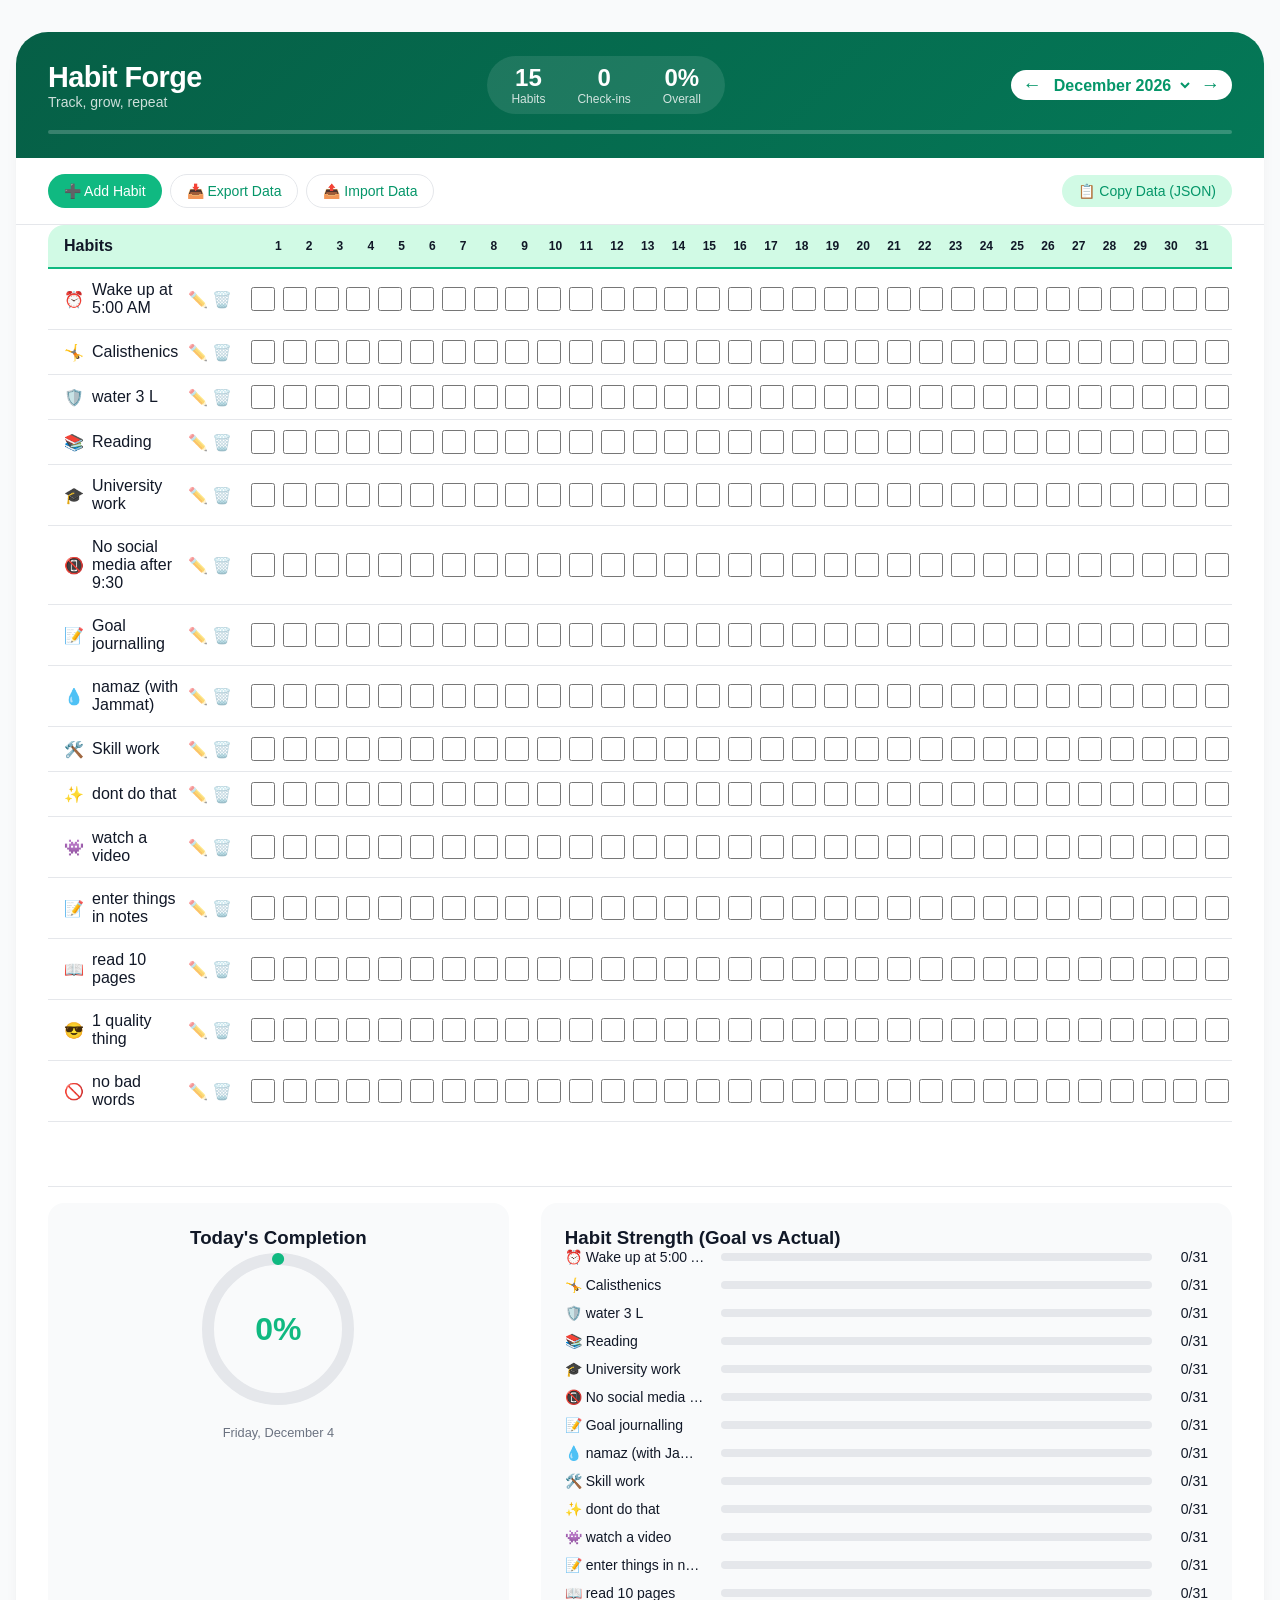
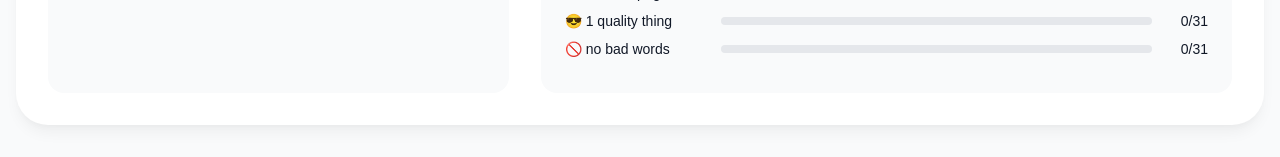
<file: index.html>
<!DOCTYPE html>
<html lang="en">
<head>
    <meta charset="UTF-8">
    <meta name="viewport" content="width=device-width, initial-scale=1.0, user-scalable=yes">
    <title>Habit Forge · Pro Tracker</title>
    <style>
        * {
            margin: 0;
            padding: 0;
            box-sizing: border-box;
            font-family: 'Inter', -apple-system, BlinkMacSystemFont, 'Segoe UI', Roboto, sans-serif;
        }

        :root {
            --primary: #10b981;
            --primary-dark: #059669;
            --primary-light: #d1fae5;
            --bg: #f9fafb;
            --card: #ffffff;
            --text: #111827;
            --text-light: #6b7280;
            --border: #e5e7eb;
            --shadow: 0 10px 15px -3px rgba(0, 0, 0, 0.05), 0 4px 6px -2px rgba(0, 0, 0, 0.025);
        }

        body {
            background: var(--bg);
            padding: 2rem 1rem;
            color: var(--text);
        }

        .container {
            max-width: 1400px;
            margin: 0 auto;
            background: var(--card);
            border-radius: 2rem;
            box-shadow: var(--shadow);
            overflow: hidden;
        }

        /* Header */
        .header {
            background: linear-gradient(135deg, #065f46, #047857);
            padding: 1.5rem 2rem;
            color: white;
        }

        .header-top {
            display: flex;
            justify-content: space-between;
            align-items: center;
            flex-wrap: wrap;
            gap: 1rem;
            margin-bottom: 1rem;
        }

        .title h1 {
            font-size: 1.8rem;
            font-weight: 600;
            letter-spacing: -0.02em;
        }

        .title p {
            font-size: 0.875rem;
            opacity: 0.8;
        }

        .stats {
            display: flex;
            gap: 2rem;
            background: rgba(255,255,255,0.1);
            padding: 0.5rem 1.5rem;
            border-radius: 2rem;
        }

        .stat {
            text-align: center;
        }

        .stat-number {
            font-size: 1.5rem;
            font-weight: 700;
        }

        .stat-label {
            font-size: 0.75rem;
            opacity: 0.8;
        }

        .month-selector {
            display: flex;
            align-items: center;
            gap: 0.5rem;
            background: white;
            padding: 0.25rem 0.75rem;
            border-radius: 2rem;
            color: var(--primary-dark);
        }

        .month-selector select {
            background: none;
            border: none;
            font-weight: 600;
            font-size: 1rem;
            outline: none;
            color: var(--primary-dark);
            cursor: pointer;
        }

        .month-selector button {
            background: none;
            border: none;
            cursor: pointer;
            font-size: 1.2rem;
            color: var(--primary-dark);
            transition: transform 0.1s;
        }

        .month-selector button:hover {
            transform: scale(1.1);
        }

        /* Controls bar */
        .controls {
            padding: 1rem 2rem;
            background: var(--card);
            border-bottom: 1px solid var(--border);
            display: flex;
            justify-content: space-between;
            align-items: center;
            flex-wrap: wrap;
            gap: 1rem;
        }

        .btn-group {
            display: flex;
            gap: 0.5rem;
            flex-wrap: wrap;
        }

        .btn {
            padding: 0.5rem 1rem;
            border-radius: 2rem;
            font-weight: 500;
            font-size: 0.875rem;
            cursor: pointer;
            transition: all 0.2s;
            border: none;
            background: var(--primary-light);
            color: var(--primary-dark);
        }

        .btn-primary {
            background: var(--primary);
            color: white;
        }

        .btn-primary:hover {
            background: var(--primary-dark);
        }

        .btn-outline {
            background: white;
            border: 1px solid var(--border);
        }

        .btn-outline:hover {
            background: var(--bg);
        }

        .btn-danger {
            background: #fee2e2;
            color: #dc2626;
        }

        .btn-danger:hover {
            background: #fecaca;
        }

        /* Main layout */
        .main-layout {
            display: flex;
            flex-direction: column;
            padding: 0 2rem 2rem;
        }

        /* Habits sidebar + grid container */
        .tracker-grid {
            display: flex;
            flex-direction: column;
            overflow-x: auto;
            margin-bottom: 2rem;
        }

        .habits-header {
            display: flex;
            align-items: center;
            background: var(--primary-light);
            border-radius: 1rem 1rem 0 0;
            padding: 0.75rem 1rem;
            font-weight: 600;
            border-bottom: 2px solid var(--primary);
        }

        .habit-name-col {
            width: 200px;
            flex-shrink: 0;
        }

        .days-row {
            display: flex;
            gap: 2px;
            overflow-x: auto;
        }

        .day-cell-header {
            width: 44px;
            text-align: center;
            font-size: 0.75rem;
        }

        .habit-row {
            display: flex;
            align-items: center;
            border-bottom: 1px solid var(--border);
            transition: background 0.1s;
        }

        .habit-row:hover {
            background: var(--primary-light);
        }

        .habit-info {
            width: 200px;
            flex-shrink: 0;
            padding: 0.75rem 1rem;
            display: flex;
            align-items: center;
            gap: 0.5rem;
        }

        .habit-name-text {
            font-weight: 500;
            flex: 1;
        }

        .habit-actions {
            display: flex;
            gap: 0.25rem;
        }

        .habit-actions button {
            background: none;
            border: none;
            cursor: pointer;
            font-size: 1rem;
            opacity: 0.6;
            transition: opacity 0.2s;
        }

        .habit-actions button:hover {
            opacity: 1;
        }

        .days-checkboxes {
            display: flex;
            gap: 2px;
            overflow-x: auto;
            flex: 1;
        }

        .day-check {
            width: 44px;
            height: 44px;
            display: flex;
            align-items: center;
            justify-content: center;
        }

        input[type="checkbox"] {
            width: 24px;
            height: 24px;
            cursor: pointer;
            accent-color: var(--primary);
        }

        /* Analysis section */
        .analysis {
            display: grid;
            grid-template-columns: 1fr 1.5fr;
            gap: 2rem;
            margin-top: 2rem;
            padding-top: 1rem;
            border-top: 1px solid var(--border);
        }

        .donut-card {
            background: var(--bg);
            border-radius: 1rem;
            padding: 1.5rem;
            text-align: center;
        }

        .donut {
            position: relative;
            width: 160px;
            height: 160px;
            margin: 0 auto 1rem;
        }

        .donut svg {
            transform: rotate(-90deg);
        }

        .donut-text {
            position: absolute;
            top: 50%;
            left: 50%;
            transform: translate(-50%, -50%);
            font-size: 2rem;
            font-weight: 700;
            color: var(--primary);
        }

        .habit-strength {
            background: var(--bg);
            border-radius: 1rem;
            padding: 1.5rem;
        }

        .strength-item {
            display: flex;
            align-items: center;
            gap: 1rem;
            margin-bottom: 0.75rem;
        }

        .strength-name {
            width: 140px;
            font-size: 0.875rem;
            font-weight: 500;
            white-space: nowrap;
            overflow: hidden;
            text-overflow: ellipsis;
        }

        .strength-bar-bg {
            flex: 1;
            height: 8px;
            background: var(--border);
            border-radius: 4px;
            overflow: hidden;
        }

        .strength-bar {
            height: 100%;
            background: var(--primary);
            width: 0%;
            transition: width 0.3s;
        }

        .strength-value {
            width: 40px;
            font-size: 0.875rem;
            text-align: right;
        }

        /* Import/Export modal */
        .modal {
            display: none;
            position: fixed;
            top: 0;
            left: 0;
            width: 100%;
            height: 100%;
            background: rgba(0,0,0,0.5);
            align-items: center;
            justify-content: center;
            z-index: 1000;
        }

        .modal.active {
            display: flex;
        }

        .modal-content {
            background: white;
            border-radius: 1.5rem;
            max-width: 500px;
            width: 90%;
            padding: 1.5rem;
            box-shadow: 0 20px 25px -5px rgba(0,0,0,0.1);
        }

        .modal-header {
            display: flex;
            justify-content: space-between;
            align-items: center;
            margin-bottom: 1rem;
        }

        .modal-header button {
            background: none;
            border: none;
            font-size: 1.5rem;
            cursor: pointer;
        }

        textarea {
            width: 100%;
            height: 200px;
            margin: 1rem 0;
            padding: 0.75rem;
            border-radius: 1rem;
            border: 1px solid var(--border);
            font-family: monospace;
        }

        .toast {
            position: fixed;
            bottom: 2rem;
            right: 2rem;
            background: var(--primary-dark);
            color: white;
            padding: 0.75rem 1.5rem;
            border-radius: 2rem;
            z-index: 1100;
            opacity: 0;
            transition: opacity 0.2s;
            pointer-events: none;
        }

        @media (max-width: 768px) {
            .habit-name-col, .habit-info {
                width: 150px;
            }
            .analysis {
                grid-template-columns: 1fr;
            }
            .stats {
                display: none;
            }
        }
    </style>
</head>
<body>

<div class="container">
    <div class="header">
        <div class="header-top">
            <div class="title">
                <h1>Habit Forge</h1>
                <p>Track, grow, repeat</p>
            </div>
            <div class="stats">
                <div class="stat">
                    <div class="stat-number" id="total-habits">0</div>
                    <div class="stat-label">Habits</div>
                </div>
                <div class="stat">
                    <div class="stat-number" id="total-checkins">0</div>
                    <div class="stat-label">Check-ins</div>
                </div>
                <div class="stat">
                    <div class="stat-number" id="global-progress">0%</div>
                    <div class="stat-label">Overall</div>
                </div>
            </div>
            <div class="month-selector">
                <button id="prevMonthBtn">←</button>
                <select id="monthSelect"></select>
                <button id="nextMonthBtn">→</button>
            </div>
        </div>
        <div class="progress-bar-bg" style="height: 4px; background: rgba(255,255,255,0.2); border-radius: 4px; margin-top: 0.5rem;">
            <div id="globalProgressBar" style="height: 100%; width: 0%; background: white; border-radius: 4px;"></div>
        </div>
    </div>

    <div class="controls">
        <div class="btn-group">
            <button class="btn btn-primary" id="addHabitBtn">➕ Add Habit</button>
            <button class="btn btn-outline" id="exportBtn">📥 Export Data</button>
            <button class="btn btn-outline" id="importBtn">📤 Import Data</button>
        </div>
        <div class="btn-group">
            <button class="btn" id="copyDataBtn">📋 Copy Data (JSON)</button>
        </div>
    </div>

    <div class="main-layout">
        <div class="tracker-grid" id="trackerGrid">
            <div class="habits-header">
                <div class="habit-name-col">Habits</div>
                <div class="days-row" id="daysHeader"></div>
            </div>
            <div id="habitsList"></div>
        </div>

        <div class="analysis">
            <div class="donut-card">
                <h3>Today's Completion</h3>
                <div class="donut">
                    <svg width="160" height="160">
                        <circle cx="80" cy="80" r="70" stroke="var(--border)" stroke-width="12" fill="none" />
                        <circle id="donut-progress" cx="80" cy="80" r="70" stroke="var(--primary)" stroke-width="12" fill="none"
                                stroke-dasharray="440" stroke-dashoffset="440" stroke-linecap="round" />
                    </svg>
                    <div class="donut-text" id="todayPercent">0%</div>
                </div>
                <p id="todayDate" style="font-size: 0.8rem; color: var(--text-light);"></p>
            </div>
            <div class="habit-strength">
                <h3>Habit Strength (Goal vs Actual)</h3>
                <div id="strengthList"></div>
            </div>
        </div>
    </div>
</div>

<div class="modal" id="importModal">
    <div class="modal-content">
        <div class="modal-header">
            <h3>Import Data</h3>
            <button id="closeModalBtn">✕</button>
        </div>
        <p>Paste your exported JSON data below, or upload a file.</p>
        <textarea id="importJson" placeholder='{"habits":[...], "currentMonth":..., ...}'></textarea>
        <div style="display: flex; gap: 0.5rem;">
            <button id="uploadFileBtn" class="btn btn-outline">📁 Choose file</button>
            <button id="confirmImportBtn" class="btn btn-primary">Import</button>
        </div>
        <input type="file" id="fileInput" accept=".json" style="display: none;">
    </div>
</div>

<div class="toast" id="toast">Copied!</div>

<script>
    // ----- Core Data -----
      let habits = [
    { name: "Wake up at 5:00 AM", icon: "⏰", days: new Array(31).fill(false) },
    { name: "Calisthenics", icon: "🤸", days: new Array(31).fill(false) },
    { name: "water 3 L", icon: "🛡️", days: new Array(31).fill(false) },
    { name: "Reading", icon: "📚", days: new Array(31).fill(false) },
    { name: "University work", icon: "🎓", days: new Array(31).fill(false) },
    { name: "No social media after 9:30", icon: "📵", days: new Array(31).fill(false) },
    { name: "Goal journalling", icon: "📝", days: new Array(31).fill(false) },
    { name: "namaz (with Jammat)", icon: "💧", days: new Array(31).fill(false) },
    { name: "Skill work", icon: "🛠️", days: new Array(31).fill(false) },
    { name: "dont do that", icon: "✨", days: new Array(31).fill(false) },
    { name: "watch a video", icon: "👾", days: new Array(31).fill(false) },
    { name: "enter things in notes", icon: "📝", days: new Array(31).fill(false) },
    { name: "read 10 pages", icon: "📖", days: new Array(31).fill(false) },
    { name: "1 quality thing", icon: "😎", days: new Array(31).fill(false) },
    { name: "no bad words", icon: "🚫", days: new Array(31).fill(false) }
    ];

    let currentDate = new Date();
    let currentYear = currentDate.getFullYear();
    let currentMonth = currentDate.getMonth(); // 0-indexed

    // Helper: get days in month
    function getDaysInMonth(year, month) {
        return new Date(year, month + 1, 0).getDate();
    }

    function refreshDaysCount() {
        const days = getDaysInMonth(currentYear, currentMonth);
        habits.forEach(habit => {
            if (habit.days.length !== days) {
                const newDays = new Array(days).fill(false);
                for (let i = 0; i < Math.min(habit.days.length, days); i++) {
                    newDays[i] = habit.days[i];
                }
                habit.days = newDays;
            }
        });
    }

    // Save/Load localStorage
    function saveToLocalStorage() {
        const data = {
            habits: habits.map(h => ({ name: h.name, icon: h.icon, days: [...h.days] })),
            currentYear,
            currentMonth,
            version: 1
        };
        localStorage.setItem('habitForge', JSON.stringify(data));
    }

    function loadFromLocalStorage() {
        const saved = localStorage.getItem('habitForge');
        if (saved) {
            try {
                const data = JSON.parse(saved);
                if (data.habits && Array.isArray(data.habits)) {
                    habits = data.habits.map(h => ({
                        name: h.name,
                        icon: h.icon || "✨",
                        days: h.days ? [...h.days] : new Array(getDaysInMonth(data.currentYear, data.currentMonth)).fill(false)
                    }));
                }
                if (data.currentYear !== undefined) currentYear = data.currentYear;
                if (data.currentMonth !== undefined) currentMonth = data.currentMonth;
                refreshDaysCount();
            } catch(e) { console.warn(e); }
        }
    }

    // Export / Import
    function exportData() {
        const exportObj = {
            habits: habits.map(h => ({ name: h.name, icon: h.icon, days: [...h.days] })),
            currentYear,
            currentMonth,
            version: 1,
            exportedAt: new Date().toISOString()
        };
        return JSON.stringify(exportObj, null, 2);
    }

    function importData(jsonStr) {
        try {
            const data = JSON.parse(jsonStr);
            if (data.habits && Array.isArray(data.habits)) {
                habits = data.habits.map(h => ({
                    name: h.name,
                    icon: h.icon || "✨",
                    days: h.days ? [...h.days] : new Array(getDaysInMonth(data.currentYear, data.currentMonth)).fill(false)
                }));
                if (data.currentYear !== undefined) currentYear = data.currentYear;
                if (data.currentMonth !== undefined) currentMonth = data.currentMonth;
                refreshDaysCount();
                renderAll();
                saveToLocalStorage();
                showToast("Data imported successfully!");
                return true;
            }
        } catch(e) {
            showToast("Invalid JSON", true);
            return false;
        }
        return false;
    }

    // UI Rendering
    function renderDaysHeader() {
        const days = getDaysInMonth(currentYear, currentMonth);
        const header = document.getElementById('daysHeader');
        header.innerHTML = '';
        for (let i = 1; i <= days; i++) {
            const dayDiv = document.createElement('div');
            dayDiv.className = 'day-cell-header';
            dayDiv.innerText = i;
            header.appendChild(dayDiv);
        }
    }

    function renderHabitsList() {
        const container = document.getElementById('habitsList');
        container.innerHTML = '';
        const days = getDaysInMonth(currentYear, currentMonth);
        habits.forEach((habit, idx) => {
            const row = document.createElement('div');
            row.className = 'habit-row';
            row.innerHTML = `
                <div class="habit-info">
                    <span>${habit.icon}</span>
                    <span class="habit-name-text">${escapeHtml(habit.name)}</span>
                    <div class="habit-actions">
                        <button class="edit-habit" data-idx="${idx}">✏️</button>
                        <button class="delete-habit" data-idx="${idx}">🗑️</button>
                    </div>
                </div>
                <div class="days-checkboxes" id="days-${idx}"></div>
            `;
            container.appendChild(row);

            const daysContainer = document.getElementById(`days-${idx}`);
            for (let d = 0; d < days; d++) {
                const checkDiv = document.createElement('div');
                checkDiv.className = 'day-check';
                const cb = document.createElement('input');
                cb.type = 'checkbox';
                cb.checked = habit.days[d] || false;
                cb.addEventListener('change', (function(habitIdx, dayIdx) {
                    return function(e) {
                        habits[habitIdx].days[dayIdx] = e.target.checked;
                        saveToLocalStorage();
                        updateStatsAndCharts();
                    };
                })(idx, d));
                checkDiv.appendChild(cb);
                daysContainer.appendChild(checkDiv);
            }
        });

        // Attach delete/edit listeners after render
        document.querySelectorAll('.delete-habit').forEach(btn => {
            btn.addEventListener('click', (e) => {
                const idx = parseInt(btn.dataset.idx);
                if (confirm(`Delete "${habits[idx].name}"? This will remove all tracking data for this habit.`)) {
                    habits.splice(idx, 1);
                    saveToLocalStorage();
                    renderAll();
                }
            });
        });
        document.querySelectorAll('.edit-habit').forEach(btn => {
            btn.addEventListener('click', (e) => {
                const idx = parseInt(btn.dataset.idx);
                const newName = prompt("Edit habit name:", habits[idx].name);
                if (newName && newName.trim()) {
                    habits[idx].name = newName.trim();
                    saveToLocalStorage();
                    renderAll();
                }
            });
        });
    }

    function updateStatsAndCharts() {
        const days = getDaysInMonth(currentYear, currentMonth);
        let totalCheckins = 0;
        let totalPossible = habits.length * days;
        habits.forEach(h => {
            totalCheckins += h.days.filter(v => v).length;
        });
        const overallPercent = totalPossible === 0 ? 0 : Math.round((totalCheckins / totalPossible) * 100);
        document.getElementById('total-habits').innerText = habits.length;
        document.getElementById('total-checkins').innerText = totalCheckins;
        document.getElementById('global-progress').innerText = overallPercent + '%';
        document.getElementById('globalProgressBar').style.width = overallPercent + '%';

        // Today's data
        const todayDayIndex = new Date(currentYear, currentMonth, new Date().getDate()).getMonth() === currentMonth ? new Date().getDate() - 1 : -1;
        let todayCompleted = 0;
        if (todayDayIndex >= 0 && todayDayIndex < days) {
            habits.forEach(h => { if (h.days[todayDayIndex]) todayCompleted++; });
        }
        const todayPercent = habits.length === 0 ? 0 : Math.round((todayCompleted / habits.length) * 100);
        document.getElementById('todayPercent').innerText = todayPercent + '%';
        const circumference = 2 * Math.PI * 70; // 440 approx
        const offset = circumference - (todayPercent / 100) * circumference;
        document.getElementById('donut-progress').style.strokeDashoffset = offset;

        const todayDateObj = new Date(currentYear, currentMonth, new Date().getDate());
        document.getElementById('todayDate').innerText = todayDateObj.toLocaleDateString(undefined, { weekday: 'long', month: 'long', day: 'numeric' });

        // Strength list
        const strengthContainer = document.getElementById('strengthList');
        strengthContainer.innerHTML = '';
        habits.forEach((habit, idx) => {
            const completedCount = habit.days.filter(v => v).length;
            const percent = (completedCount / days) * 100;
            const bar = document.createElement('div');
            bar.className = 'strength-item';
            bar.innerHTML = `
                <div class="strength-name">${habit.icon} ${escapeHtml(habit.name)}</div>
                <div class="strength-bar-bg"><div class="strength-bar" style="width: ${percent}%;"></div></div>
                <div class="strength-value">${completedCount}/${days}</div>
            `;
            strengthContainer.appendChild(bar);
        });
    }

    function renderAll() {
        refreshDaysCount();
        renderDaysHeader();
        renderHabitsList();
        updateStatsAndCharts();
        saveToLocalStorage();
    }

    // Add habit
    function addHabit() {
        const name = prompt("New habit name:", "New habit");
        if (!name) return;
        const icon = prompt("Icon (optional, one emoji):", "✨") || "✨";
        const days = new Array(getDaysInMonth(currentYear, currentMonth)).fill(false);
        habits.push({ name, icon, days });
        renderAll();
    }

    // Month navigation
    function changeMonth(delta) {
        let newMonth = currentMonth + delta;
        let newYear = currentYear;
        if (newMonth < 0) {
            newMonth = 11;
            newYear--;
        } else if (newMonth > 11) {
            newMonth = 0;
            newYear++;
        }
        currentYear = newYear;
        currentMonth = newMonth;
        refreshDaysCount();
        renderAll();
        updateMonthSelect();
    }

    function updateMonthSelect() {
        const select = document.getElementById('monthSelect');
        const currentVal = `${currentYear}-${currentMonth}`;
        if (select.options.length === 0) {
            for (let y = currentYear - 2; y <= currentYear + 2; y++) {
                for (let m = 0; m < 12; m++) {
                    const opt = document.createElement('option');
                    opt.value = `${y}-${m}`;
                    opt.text = new Date(y, m, 1).toLocaleDateString(undefined, { year: 'numeric', month: 'long' });
                    select.appendChild(opt);
                }
            }
        }
        select.value = currentVal;
    }

    // Modal handling
    function openModal() {
        document.getElementById('importModal').classList.add('active');
    }
    function closeModal() {
        document.getElementById('importModal').classList.remove('active');
    }
    function showToast(msg, isError = false) {
        const toast = document.getElementById('toast');
        toast.textContent = msg;
        toast.style.background = isError ? '#dc2626' : '#059669';
        toast.style.opacity = '1';
        setTimeout(() => { toast.style.opacity = '0'; }, 2000);
    }

    // Helper escape
    function escapeHtml(str) {
        return str.replace(/[&<>]/g, function(m) {
            if (m === '&') return '&amp;';
            if (m === '<') return '&lt;';
            if (m === '>') return '&gt;';
            return m;
        });
    }

    // Event listeners
    document.getElementById('addHabitBtn').addEventListener('click', addHabit);
    document.getElementById('exportBtn').addEventListener('click', () => {
        const data = exportData();
        const blob = new Blob([data], { type: 'application/json' });
        const url = URL.createObjectURL(blob);
        const a = document.createElement('a');
        a.href = url;
        a.download = `habit-forge-${currentYear}-${currentMonth+1}.json`;
        a.click();
        URL.revokeObjectURL(url);
        showToast("Exported!");
    });
    document.getElementById('importBtn').addEventListener('click', openModal);
    document.getElementById('closeModalBtn').addEventListener('click', closeModal);
    document.getElementById('confirmImportBtn').addEventListener('click', () => {
        const json = document.getElementById('importJson').value;
        if (importData(json)) closeModal();
    });
    document.getElementById('uploadFileBtn').addEventListener('click', () => {
        document.getElementById('fileInput').click();
    });
    document.getElementById('fileInput').addEventListener('change', (e) => {
        const file = e.target.files[0];
        if (file) {
            const reader = new FileReader();
            reader.onload = (ev) => {
                document.getElementById('importJson').value = ev.target.result;
            };
            reader.readAsText(file);
        }
    });
    document.getElementById('copyDataBtn').addEventListener('click', () => {
        const data = exportData();
        navigator.clipboard.writeText(data).then(() => showToast("Copied to clipboard!"));
    });
    document.getElementById('prevMonthBtn').addEventListener('click', () => changeMonth(-1));
    document.getElementById('nextMonthBtn').addEventListener('click', () => changeMonth(1));
    document.getElementById('monthSelect').addEventListener('change', (e) => {
        const [year, month] = e.target.value.split('-').map(Number);
        currentYear = year;
        currentMonth = month;
        refreshDaysCount();
        renderAll();
    });

    // Initialization
    loadFromLocalStorage();
    updateMonthSelect();
    renderAll();

    // Close modal on outside click
    window.onclick = (e) => {
        const modal = document.getElementById('importModal');
        if (e.target === modal) closeModal();
    };
</script>
</body>
</html>
</file>
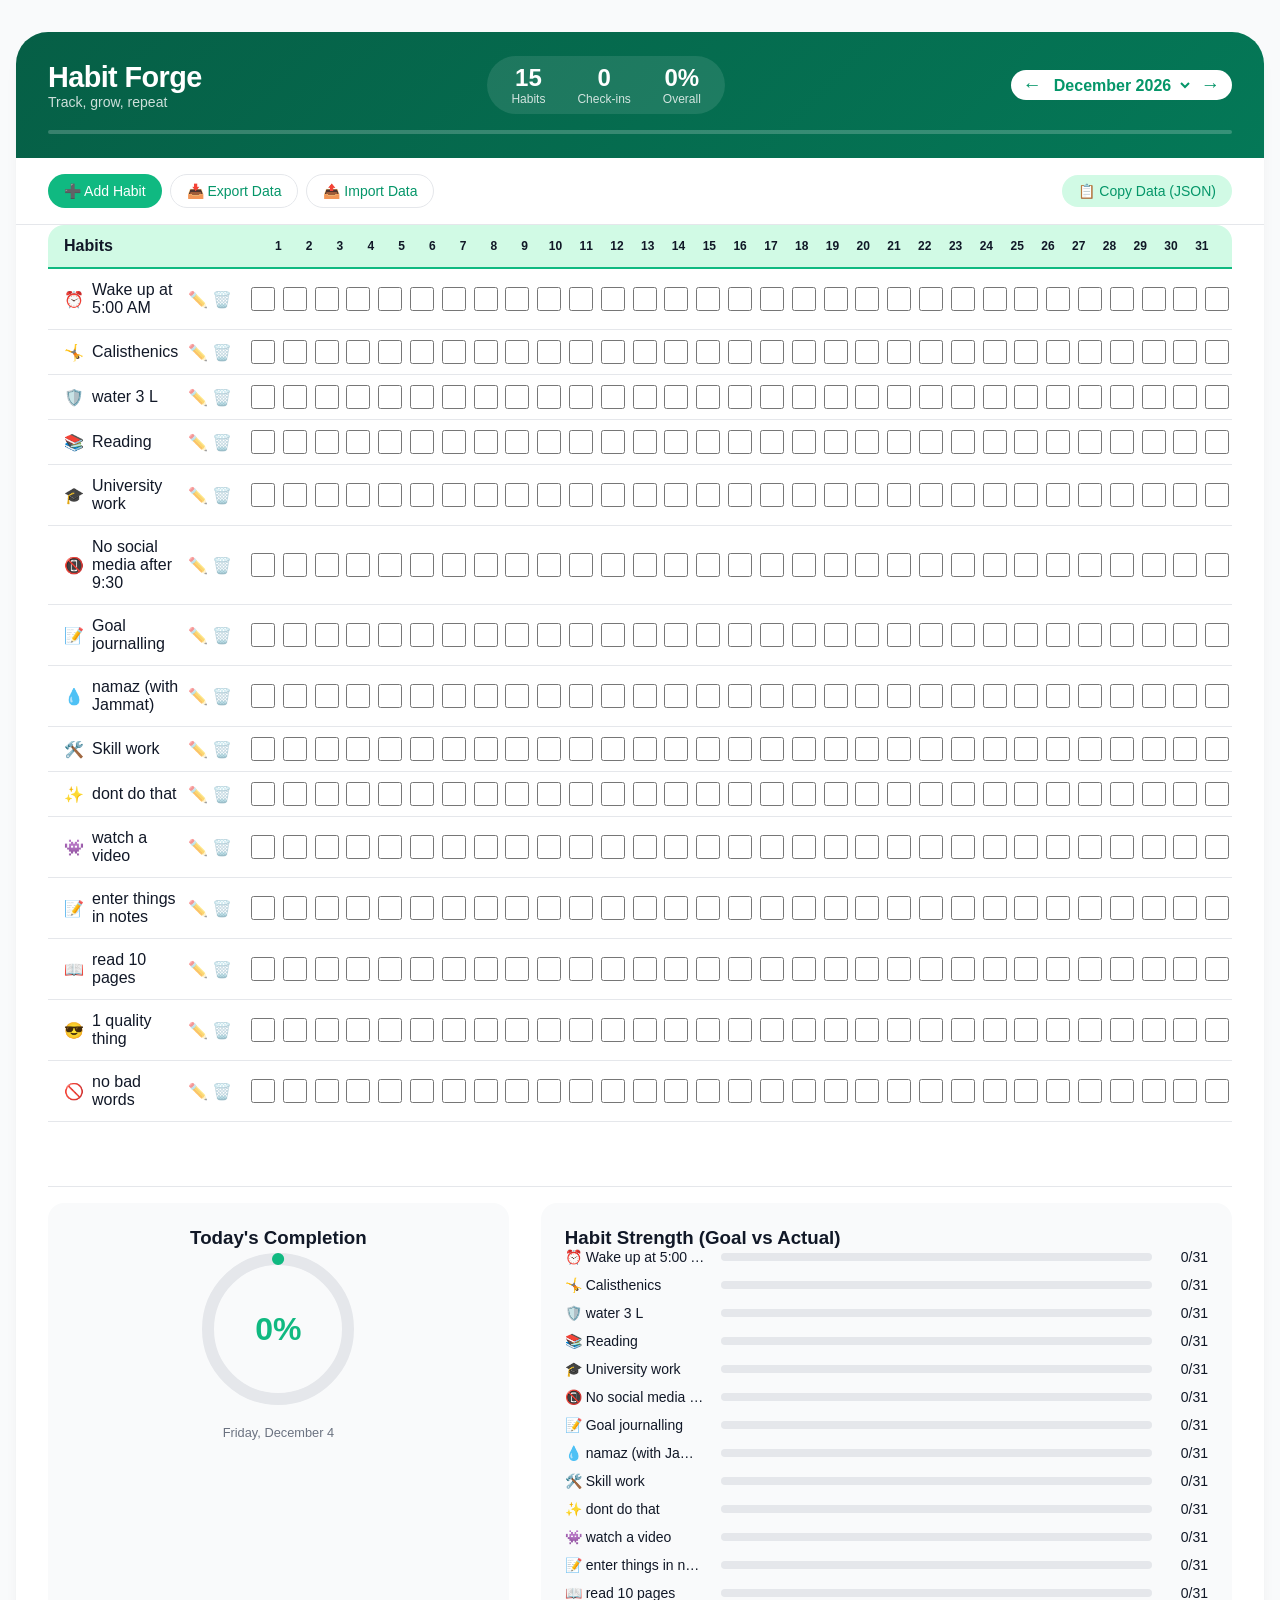
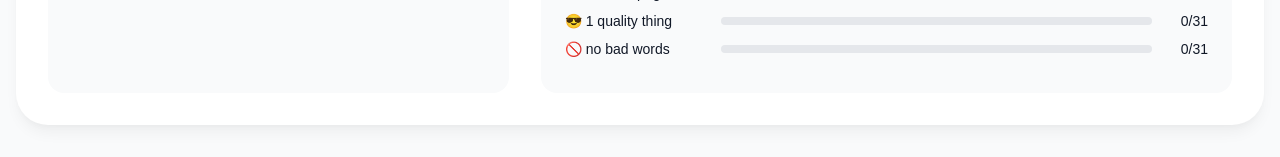
<file: ok.html>
<!DOCTYPE html>
<html lang="en">
<head>
    <meta charset="UTF-8">
    <meta name="viewport" content="width=device-width, initial-scale=1.0, user-scalable=yes">
    <title>Habit Forge · Pro Tracker</title>
    <style>
        * {
            margin: 0;
            padding: 0;
            box-sizing: border-box;
            font-family: 'Inter', -apple-system, BlinkMacSystemFont, 'Segoe UI', Roboto, sans-serif;
        }

        :root {
            --primary: #10b981;
            --primary-dark: #059669;
            --primary-light: #d1fae5;
            --bg: #f9fafb;
            --card: #ffffff;
            --text: #111827;
            --text-light: #6b7280;
            --border: #e5e7eb;
            --shadow: 0 10px 15px -3px rgba(0, 0, 0, 0.05), 0 4px 6px -2px rgba(0, 0, 0, 0.025);
        }

        body {
            background: var(--bg);
            padding: 2rem 1rem;
            color: var(--text);
        }

        .container {
            max-width: 1400px;
            margin: 0 auto;
            background: var(--card);
            border-radius: 2rem;
            box-shadow: var(--shadow);
            overflow: hidden;
        }

        /* Header */
        .header {
            background: linear-gradient(135deg, #065f46, #047857);
            padding: 1.5rem 2rem;
            color: white;
        }

        .header-top {
            display: flex;
            justify-content: space-between;
            align-items: center;
            flex-wrap: wrap;
            gap: 1rem;
            margin-bottom: 1rem;
        }

        .title h1 {
            font-size: 1.8rem;
            font-weight: 600;
            letter-spacing: -0.02em;
        }

        .title p {
            font-size: 0.875rem;
            opacity: 0.8;
        }

        .stats {
            display: flex;
            gap: 2rem;
            background: rgba(255,255,255,0.1);
            padding: 0.5rem 1.5rem;
            border-radius: 2rem;
        }

        .stat {
            text-align: center;
        }

        .stat-number {
            font-size: 1.5rem;
            font-weight: 700;
        }

        .stat-label {
            font-size: 0.75rem;
            opacity: 0.8;
        }

        .month-selector {
            display: flex;
            align-items: center;
            gap: 0.5rem;
            background: white;
            padding: 0.25rem 0.75rem;
            border-radius: 2rem;
            color: var(--primary-dark);
        }

        .month-selector select {
            background: none;
            border: none;
            font-weight: 600;
            font-size: 1rem;
            outline: none;
            color: var(--primary-dark);
            cursor: pointer;
        }

        .month-selector button {
            background: none;
            border: none;
            cursor: pointer;
            font-size: 1.2rem;
            color: var(--primary-dark);
            transition: transform 0.1s;
        }

        .month-selector button:hover {
            transform: scale(1.1);
        }

        /* Controls bar */
        .controls {
            padding: 1rem 2rem;
            background: var(--card);
            border-bottom: 1px solid var(--border);
            display: flex;
            justify-content: space-between;
            align-items: center;
            flex-wrap: wrap;
            gap: 1rem;
        }

        .btn-group {
            display: flex;
            gap: 0.5rem;
            flex-wrap: wrap;
        }

        .btn {
            padding: 0.5rem 1rem;
            border-radius: 2rem;
            font-weight: 500;
            font-size: 0.875rem;
            cursor: pointer;
            transition: all 0.2s;
            border: none;
            background: var(--primary-light);
            color: var(--primary-dark);
        }

        .btn-primary {
            background: var(--primary);
            color: white;
        }

        .btn-primary:hover {
            background: var(--primary-dark);
        }

        .btn-outline {
            background: white;
            border: 1px solid var(--border);
        }

        .btn-outline:hover {
            background: var(--bg);
        }

        .btn-danger {
            background: #fee2e2;
            color: #dc2626;
        }

        .btn-danger:hover {
            background: #fecaca;
        }

        /* Main layout */
        .main-layout {
            display: flex;
            flex-direction: column;
            padding: 0 2rem 2rem;
        }

        /* Habits sidebar + grid container */
        .tracker-grid {
            display: flex;
            flex-direction: column;
            overflow-x: auto;
            margin-bottom: 2rem;
        }

        .habits-header {
            display: flex;
            align-items: center;
            background: var(--primary-light);
            border-radius: 1rem 1rem 0 0;
            padding: 0.75rem 1rem;
            font-weight: 600;
            border-bottom: 2px solid var(--primary);
        }

        .habit-name-col {
            width: 200px;
            flex-shrink: 0;
        }

        .days-row {
            display: flex;
            gap: 2px;
            overflow-x: auto;
        }

        .day-cell-header {
            width: 44px;
            text-align: center;
            font-size: 0.75rem;
        }

        .habit-row {
            display: flex;
            align-items: center;
            border-bottom: 1px solid var(--border);
            transition: background 0.1s;
        }

        .habit-row:hover {
            background: var(--primary-light);
        }

        .habit-info {
            width: 200px;
            flex-shrink: 0;
            padding: 0.75rem 1rem;
            display: flex;
            align-items: center;
            gap: 0.5rem;
        }

        .habit-name-text {
            font-weight: 500;
            flex: 1;
        }

        .habit-actions {
            display: flex;
            gap: 0.25rem;
        }

        .habit-actions button {
            background: none;
            border: none;
            cursor: pointer;
            font-size: 1rem;
            opacity: 0.6;
            transition: opacity 0.2s;
        }

        .habit-actions button:hover {
            opacity: 1;
        }

        .days-checkboxes {
            display: flex;
            gap: 2px;
            overflow-x: auto;
            flex: 1;
        }

        .day-check {
            width: 44px;
            height: 44px;
            display: flex;
            align-items: center;
            justify-content: center;
        }

        input[type="checkbox"] {
            width: 24px;
            height: 24px;
            cursor: pointer;
            accent-color: var(--primary);
        }

        /* Analysis section */
        .analysis {
            display: grid;
            grid-template-columns: 1fr 1.5fr;
            gap: 2rem;
            margin-top: 2rem;
            padding-top: 1rem;
            border-top: 1px solid var(--border);
        }

        .donut-card {
            background: var(--bg);
            border-radius: 1rem;
            padding: 1.5rem;
            text-align: center;
        }

        .donut {
            position: relative;
            width: 160px;
            height: 160px;
            margin: 0 auto 1rem;
        }

        .donut svg {
            transform: rotate(-90deg);
        }

        .donut-text {
            position: absolute;
            top: 50%;
            left: 50%;
            transform: translate(-50%, -50%);
            font-size: 2rem;
            font-weight: 700;
            color: var(--primary);
        }

        .habit-strength {
            background: var(--bg);
            border-radius: 1rem;
            padding: 1.5rem;
        }

        .strength-item {
            display: flex;
            align-items: center;
            gap: 1rem;
            margin-bottom: 0.75rem;
        }

        .strength-name {
            width: 140px;
            font-size: 0.875rem;
            font-weight: 500;
            white-space: nowrap;
            overflow: hidden;
            text-overflow: ellipsis;
        }

        .strength-bar-bg {
            flex: 1;
            height: 8px;
            background: var(--border);
            border-radius: 4px;
            overflow: hidden;
        }

        .strength-bar {
            height: 100%;
            background: var(--primary);
            width: 0%;
            transition: width 0.3s;
        }

        .strength-value {
            width: 40px;
            font-size: 0.875rem;
            text-align: right;
        }

        /* Import/Export modal */
        .modal {
            display: none;
            position: fixed;
            top: 0;
            left: 0;
            width: 100%;
            height: 100%;
            background: rgba(0,0,0,0.5);
            align-items: center;
            justify-content: center;
            z-index: 1000;
        }

        .modal.active {
            display: flex;
        }

        .modal-content {
            background: white;
            border-radius: 1.5rem;
            max-width: 500px;
            width: 90%;
            padding: 1.5rem;
            box-shadow: 0 20px 25px -5px rgba(0,0,0,0.1);
        }

        .modal-header {
            display: flex;
            justify-content: space-between;
            align-items: center;
            margin-bottom: 1rem;
        }

        .modal-header button {
            background: none;
            border: none;
            font-size: 1.5rem;
            cursor: pointer;
        }

        textarea {
            width: 100%;
            height: 200px;
            margin: 1rem 0;
            padding: 0.75rem;
            border-radius: 1rem;
            border: 1px solid var(--border);
            font-family: monospace;
        }

        .toast {
            position: fixed;
            bottom: 2rem;
            right: 2rem;
            background: var(--primary-dark);
            color: white;
            padding: 0.75rem 1.5rem;
            border-radius: 2rem;
            z-index: 1100;
            opacity: 0;
            transition: opacity 0.2s;
            pointer-events: none;
        }

        @media (max-width: 768px) {
            .habit-name-col, .habit-info {
                width: 150px;
            }
            .analysis {
                grid-template-columns: 1fr;
            }
            .stats {
                display: none;
            }
        }
    </style>
</head>
<body>

<div class="container">
    <div class="header">
        <div class="header-top">
            <div class="title">
                <h1>Habit Forge</h1>
                <p>Track, grow, repeat</p>
            </div>
            <div class="stats">
                <div class="stat">
                    <div class="stat-number" id="total-habits">0</div>
                    <div class="stat-label">Habits</div>
                </div>
                <div class="stat">
                    <div class="stat-number" id="total-checkins">0</div>
                    <div class="stat-label">Check-ins</div>
                </div>
                <div class="stat">
                    <div class="stat-number" id="global-progress">0%</div>
                    <div class="stat-label">Overall</div>
                </div>
            </div>
            <div class="month-selector">
                <button id="prevMonthBtn">←</button>
                <select id="monthSelect"></select>
                <button id="nextMonthBtn">→</button>
            </div>
        </div>
        <div class="progress-bar-bg" style="height: 4px; background: rgba(255,255,255,0.2); border-radius: 4px; margin-top: 0.5rem;">
            <div id="globalProgressBar" style="height: 100%; width: 0%; background: white; border-radius: 4px;"></div>
        </div>
    </div>

    <div class="controls">
        <div class="btn-group">
            <button class="btn btn-primary" id="addHabitBtn">➕ Add Habit</button>
            <button class="btn btn-outline" id="exportBtn">📥 Export Data</button>
            <button class="btn btn-outline" id="importBtn">📤 Import Data</button>
        </div>
        <div class="btn-group">
            <button class="btn" id="copyDataBtn">📋 Copy Data (JSON)</button>
        </div>
    </div>

    <div class="main-layout">
        <div class="tracker-grid" id="trackerGrid">
            <div class="habits-header">
                <div class="habit-name-col">Habits</div>
                <div class="days-row" id="daysHeader"></div>
            </div>
            <div id="habitsList"></div>
        </div>

        <div class="analysis">
            <div class="donut-card">
                <h3>Today's Completion</h3>
                <div class="donut">
                    <svg width="160" height="160">
                        <circle cx="80" cy="80" r="70" stroke="var(--border)" stroke-width="12" fill="none" />
                        <circle id="donut-progress" cx="80" cy="80" r="70" stroke="var(--primary)" stroke-width="12" fill="none"
                                stroke-dasharray="440" stroke-dashoffset="440" stroke-linecap="round" />
                    </svg>
                    <div class="donut-text" id="todayPercent">0%</div>
                </div>
                <p id="todayDate" style="font-size: 0.8rem; color: var(--text-light);"></p>
            </div>
            <div class="habit-strength">
                <h3>Habit Strength (Goal vs Actual)</h3>
                <div id="strengthList"></div>
            </div>
        </div>
    </div>
</div>

<div class="modal" id="importModal">
    <div class="modal-content">
        <div class="modal-header">
            <h3>Import Data</h3>
            <button id="closeModalBtn">✕</button>
        </div>
        <p>Paste your exported JSON data below, or upload a file.</p>
        <textarea id="importJson" placeholder='{"habits":[...], "currentMonth":..., ...}'></textarea>
        <div style="display: flex; gap: 0.5rem;">
            <button id="uploadFileBtn" class="btn btn-outline">📁 Choose file</button>
            <button id="confirmImportBtn" class="btn btn-primary">Import</button>
        </div>
        <input type="file" id="fileInput" accept=".json" style="display: none;">
    </div>
</div>

<div class="toast" id="toast">Copied!</div>

<script>
    // ----- Core Data -----
    let habits = [
        { name: "Wake up at 5:00 AM", icon: "⏰", days: new Array(31).fill(false) },
        { name: "Calisthenics", icon: "🤸", days: new Array(31).fill(false) },
        { name: "Stop watching porn", icon: "🛡️", days: new Array(31).fill(false) },
        { name: "Reading", icon: "📚", days: new Array(31).fill(false) },
        { name: "University work", icon: "🎓", days: new Array(31).fill(false) },
        { name: "No social media", icon: "📵", days: new Array(31).fill(false) },
        { name: "Goal journalling", icon: "📝", days: new Array(31).fill(false) },
        { name: "Drinking 5 liters", icon: "💧", days: new Array(31).fill(false) },
        { name: "Skill work", icon: "🛠️", days: new Array(31).fill(false) }
    ];

    let currentDate = new Date();
    let currentYear = currentDate.getFullYear();
    let currentMonth = currentDate.getMonth(); // 0-indexed

    // Helper: get days in month
    function getDaysInMonth(year, month) {
        return new Date(year, month + 1, 0).getDate();
    }

    function refreshDaysCount() {
        const days = getDaysInMonth(currentYear, currentMonth);
        habits.forEach(habit => {
            if (habit.days.length !== days) {
                const newDays = new Array(days).fill(false);
                for (let i = 0; i < Math.min(habit.days.length, days); i++) {
                    newDays[i] = habit.days[i];
                }
                habit.days = newDays;
            }
        });
    }

    // Save/Load localStorage
    function saveToLocalStorage() {
        const data = {
            habits: habits.map(h => ({ name: h.name, icon: h.icon, days: [...h.days] })),
            currentYear,
            currentMonth,
            version: 1
        };
        localStorage.setItem('habitForge', JSON.stringify(data));
    }

    function loadFromLocalStorage() {
        const saved = localStorage.getItem('habitForge');
        if (saved) {
            try {
                const data = JSON.parse(saved);
                if (data.habits && Array.isArray(data.habits)) {
                    habits = data.habits.map(h => ({
                        name: h.name,
                        icon: h.icon || "✨",
                        days: h.days ? [...h.days] : new Array(getDaysInMonth(data.currentYear, data.currentMonth)).fill(false)
                    }));
                }
                if (data.currentYear !== undefined) currentYear = data.currentYear;
                if (data.currentMonth !== undefined) currentMonth = data.currentMonth;
                refreshDaysCount();
            } catch(e) { console.warn(e); }
        }
    }

    // Export / Import
    function exportData() {
        const exportObj = {
            habits: habits.map(h => ({ name: h.name, icon: h.icon, days: [...h.days] })),
            currentYear,
            currentMonth,
            version: 1,
            exportedAt: new Date().toISOString()
        };
        return JSON.stringify(exportObj, null, 2);
    }

    function importData(jsonStr) {
        try {
            const data = JSON.parse(jsonStr);
            if (data.habits && Array.isArray(data.habits)) {
                habits = data.habits.map(h => ({
                    name: h.name,
                    icon: h.icon || "✨",
                    days: h.days ? [...h.days] : new Array(getDaysInMonth(data.currentYear, data.currentMonth)).fill(false)
                }));
                if (data.currentYear !== undefined) currentYear = data.currentYear;
                if (data.currentMonth !== undefined) currentMonth = data.currentMonth;
                refreshDaysCount();
                renderAll();
                saveToLocalStorage();
                showToast("Data imported successfully!");
                return true;
            }
        } catch(e) {
            showToast("Invalid JSON", true);
            return false;
        }
        return false;
    }

    // UI Rendering
    function renderDaysHeader() {
        const days = getDaysInMonth(currentYear, currentMonth);
        const header = document.getElementById('daysHeader');
        header.innerHTML = '';
        for (let i = 1; i <= days; i++) {
            const dayDiv = document.createElement('div');
            dayDiv.className = 'day-cell-header';
            dayDiv.innerText = i;
            header.appendChild(dayDiv);
        }
    }

    function renderHabitsList() {
        const container = document.getElementById('habitsList');
        container.innerHTML = '';
        const days = getDaysInMonth(currentYear, currentMonth);
        habits.forEach((habit, idx) => {
            const row = document.createElement('div');
            row.className = 'habit-row';
            row.innerHTML = `
                <div class="habit-info">
                    <span>${habit.icon}</span>
                    <span class="habit-name-text">${escapeHtml(habit.name)}</span>
                    <div class="habit-actions">
                        <button class="edit-habit" data-idx="${idx}">✏️</button>
                        <button class="delete-habit" data-idx="${idx}">🗑️</button>
                    </div>
                </div>
                <div class="days-checkboxes" id="days-${idx}"></div>
            `;
            container.appendChild(row);

            const daysContainer = document.getElementById(`days-${idx}`);
            for (let d = 0; d < days; d++) {
                const checkDiv = document.createElement('div');
                checkDiv.className = 'day-check';
                const cb = document.createElement('input');
                cb.type = 'checkbox';
                cb.checked = habit.days[d] || false;
                cb.addEventListener('change', (function(habitIdx, dayIdx) {
                    return function(e) {
                        habits[habitIdx].days[dayIdx] = e.target.checked;
                        saveToLocalStorage();
                        updateStatsAndCharts();
                    };
                })(idx, d));
                checkDiv.appendChild(cb);
                daysContainer.appendChild(checkDiv);
            }
        });

        // Attach delete/edit listeners after render
        document.querySelectorAll('.delete-habit').forEach(btn => {
            btn.addEventListener('click', (e) => {
                const idx = parseInt(btn.dataset.idx);
                if (confirm(`Delete "${habits[idx].name}"? This will remove all tracking data for this habit.`)) {
                    habits.splice(idx, 1);
                    saveToLocalStorage();
                    renderAll();
                }
            });
        });
        document.querySelectorAll('.edit-habit').forEach(btn => {
            btn.addEventListener('click', (e) => {
                const idx = parseInt(btn.dataset.idx);
                const newName = prompt("Edit habit name:", habits[idx].name);
                if (newName && newName.trim()) {
                    habits[idx].name = newName.trim();
                    saveToLocalStorage();
                    renderAll();
                }
            });
        });
    }

    function updateStatsAndCharts() {
        const days = getDaysInMonth(currentYear, currentMonth);
        let totalCheckins = 0;
        let totalPossible = habits.length * days;
        habits.forEach(h => {
            totalCheckins += h.days.filter(v => v).length;
        });
        const overallPercent = totalPossible === 0 ? 0 : Math.round((totalCheckins / totalPossible) * 100);
        document.getElementById('total-habits').innerText = habits.length;
        document.getElementById('total-checkins').innerText = totalCheckins;
        document.getElementById('global-progress').innerText = overallPercent + '%';
        document.getElementById('globalProgressBar').style.width = overallPercent + '%';

        // Today's data
        const todayDayIndex = new Date(currentYear, currentMonth, new Date().getDate()).getMonth() === currentMonth ? new Date().getDate() - 1 : -1;
        let todayCompleted = 0;
        if (todayDayIndex >= 0 && todayDayIndex < days) {
            habits.forEach(h => { if (h.days[todayDayIndex]) todayCompleted++; });
        }
        const todayPercent = habits.length === 0 ? 0 : Math.round((todayCompleted / habits.length) * 100);
        document.getElementById('todayPercent').innerText = todayPercent + '%';
        const circumference = 2 * Math.PI * 70; // 440 approx
        const offset = circumference - (todayPercent / 100) * circumference;
        document.getElementById('donut-progress').style.strokeDashoffset = offset;

        const todayDateObj = new Date(currentYear, currentMonth, new Date().getDate());
        document.getElementById('todayDate').innerText = todayDateObj.toLocaleDateString(undefined, { weekday: 'long', month: 'long', day: 'numeric' });

        // Strength list
        const strengthContainer = document.getElementById('strengthList');
        strengthContainer.innerHTML = '';
        habits.forEach((habit, idx) => {
            const completedCount = habit.days.filter(v => v).length;
            const percent = (completedCount / days) * 100;
            const bar = document.createElement('div');
            bar.className = 'strength-item';
            bar.innerHTML = `
                <div class="strength-name">${habit.icon} ${escapeHtml(habit.name)}</div>
                <div class="strength-bar-bg"><div class="strength-bar" style="width: ${percent}%;"></div></div>
                <div class="strength-value">${completedCount}/${days}</div>
            `;
            strengthContainer.appendChild(bar);
        });
    }

    function renderAll() {
        refreshDaysCount();
        renderDaysHeader();
        renderHabitsList();
        updateStatsAndCharts();
        saveToLocalStorage();
    }

    // Add habit
    function addHabit() {
        const name = prompt("New habit name:", "New habit");
        if (!name) return;
        const icon = prompt("Icon (optional, one emoji):", "✨") || "✨";
        const days = new Array(getDaysInMonth(currentYear, currentMonth)).fill(false);
        habits.push({ name, icon, days });
        renderAll();
    }

    // Month navigation
    function changeMonth(delta) {
        let newMonth = currentMonth + delta;
        let newYear = currentYear;
        if (newMonth < 0) {
            newMonth = 11;
            newYear--;
        } else if (newMonth > 11) {
            newMonth = 0;
            newYear++;
        }
        currentYear = newYear;
        currentMonth = newMonth;
        refreshDaysCount();
        renderAll();
        updateMonthSelect();
    }

    function updateMonthSelect() {
        const select = document.getElementById('monthSelect');
        const currentVal = `${currentYear}-${currentMonth}`;
        if (select.options.length === 0) {
            for (let y = currentYear - 2; y <= currentYear + 2; y++) {
                for (let m = 0; m < 12; m++) {
                    const opt = document.createElement('option');
                    opt.value = `${y}-${m}`;
                    opt.text = new Date(y, m, 1).toLocaleDateString(undefined, { year: 'numeric', month: 'long' });
                    select.appendChild(opt);
                }
            }
        }
        select.value = currentVal;
    }

    // Modal handling
    function openModal() {
        document.getElementById('importModal').classList.add('active');
    }
    function closeModal() {
        document.getElementById('importModal').classList.remove('active');
    }
    function showToast(msg, isError = false) {
        const toast = document.getElementById('toast');
        toast.textContent = msg;
        toast.style.background = isError ? '#dc2626' : '#059669';
        toast.style.opacity = '1';
        setTimeout(() => { toast.style.opacity = '0'; }, 2000);
    }

    // Helper escape
    function escapeHtml(str) {
        return str.replace(/[&<>]/g, function(m) {
            if (m === '&') return '&amp;';
            if (m === '<') return '&lt;';
            if (m === '>') return '&gt;';
            return m;
        });
    }

    // Event listeners
    document.getElementById('addHabitBtn').addEventListener('click', addHabit);
    document.getElementById('exportBtn').addEventListener('click', () => {
        const data = exportData();
        const blob = new Blob([data], { type: 'application/json' });
        const url = URL.createObjectURL(blob);
        const a = document.createElement('a');
        a.href = url;
        a.download = `habit-forge-${currentYear}-${currentMonth+1}.json`;
        a.click();
        URL.revokeObjectURL(url);
        showToast("Exported!");
    });
    document.getElementById('importBtn').addEventListener('click', openModal);
    document.getElementById('closeModalBtn').addEventListener('click', closeModal);
    document.getElementById('confirmImportBtn').addEventListener('click', () => {
        const json = document.getElementById('importJson').value;
        if (importData(json)) closeModal();
    });
    document.getElementById('uploadFileBtn').addEventListener('click', () => {
        document.getElementById('fileInput').click();
    });
    document.getElementById('fileInput').addEventListener('change', (e) => {
        const file = e.target.files[0];
        if (file) {
            const reader = new FileReader();
            reader.onload = (ev) => {
                document.getElementById('importJson').value = ev.target.result;
            };
            reader.readAsText(file);
        }
    });
    document.getElementById('copyDataBtn').addEventListener('click', () => {
        const data = exportData();
        navigator.clipboard.writeText(data).then(() => showToast("Copied to clipboard!"));
    });
    document.getElementById('prevMonthBtn').addEventListener('click', () => changeMonth(-1));
    document.getElementById('nextMonthBtn').addEventListener('click', () => changeMonth(1));
    document.getElementById('monthSelect').addEventListener('change', (e) => {
        const [year, month] = e.target.value.split('-').map(Number);
        currentYear = year;
        currentMonth = month;
        refreshDaysCount();
        renderAll();
    });

    // Initialization
    loadFromLocalStorage();
    updateMonthSelect();
    renderAll();

    // Close modal on outside click
    window.onclick = (e) => {
        const modal = document.getElementById('importModal');
        if (e.target === modal) closeModal();
    };
</script>
</body>
</html>
</file>
